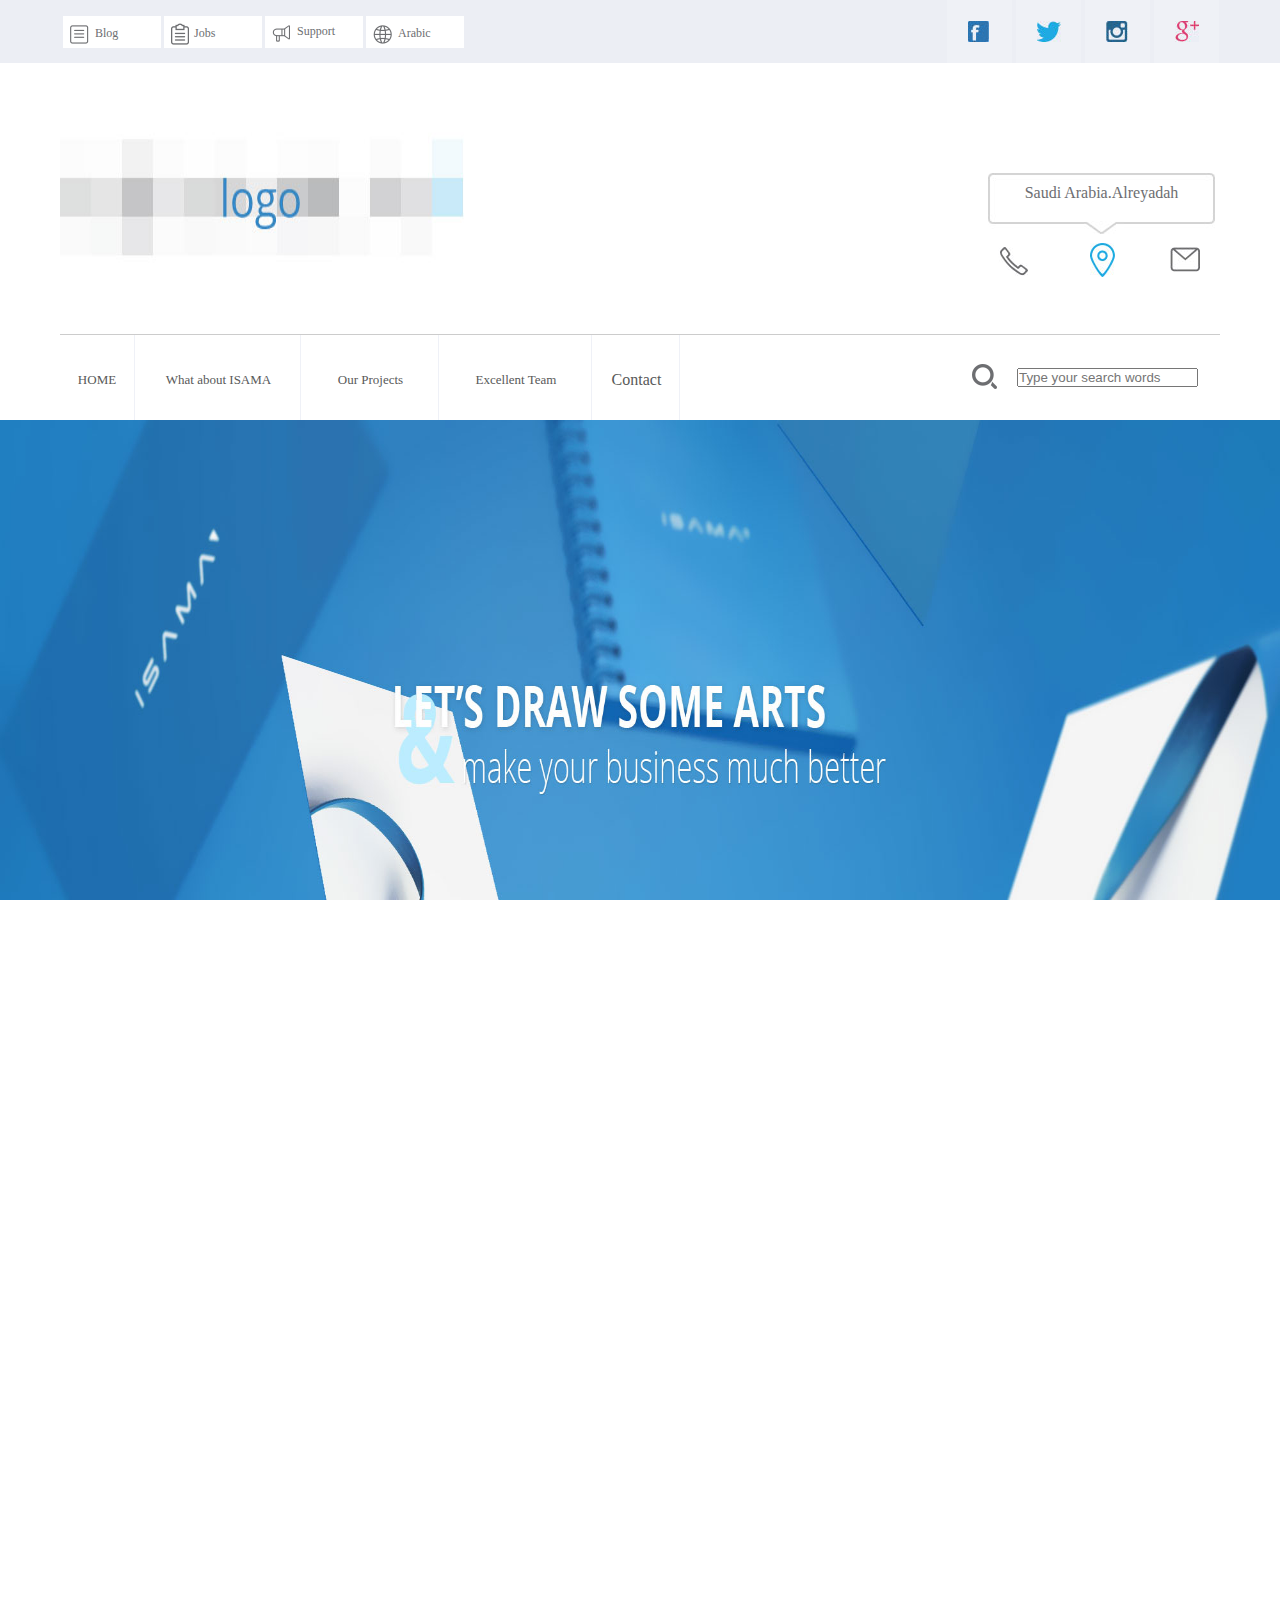
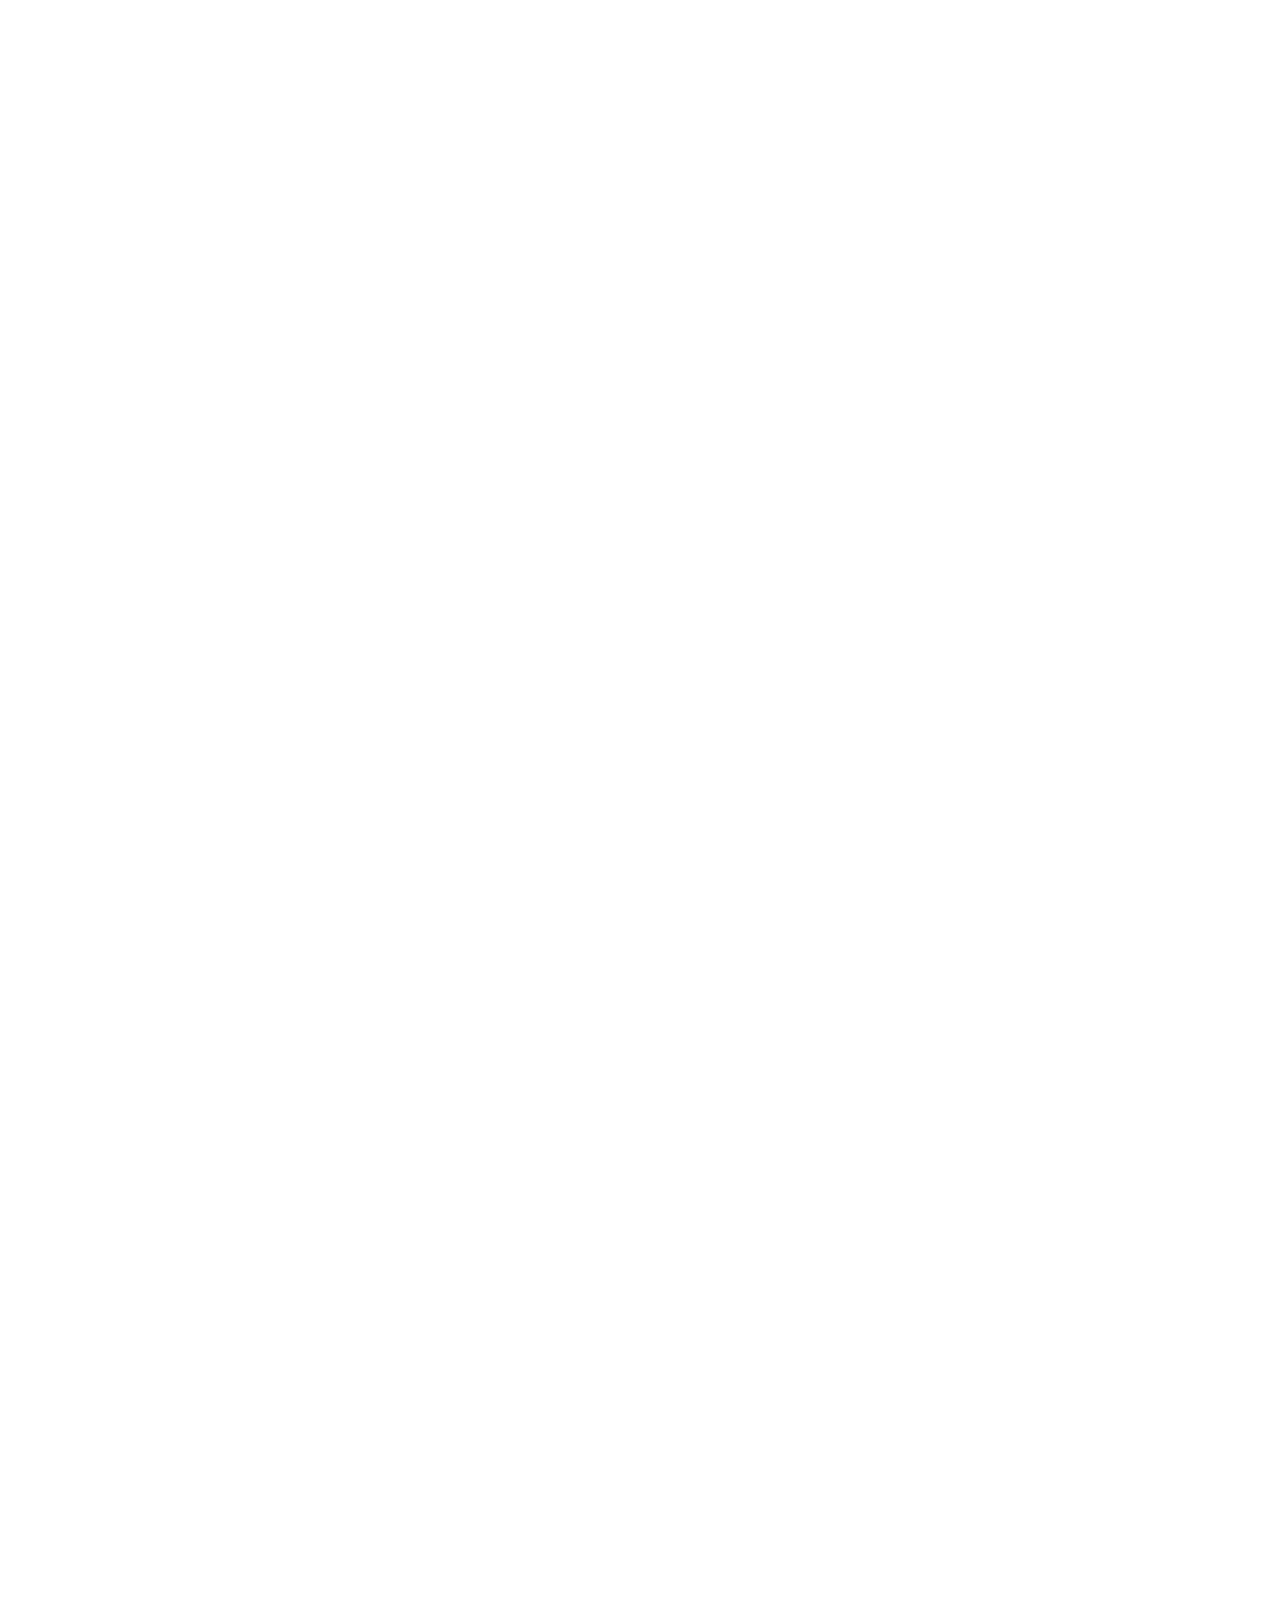
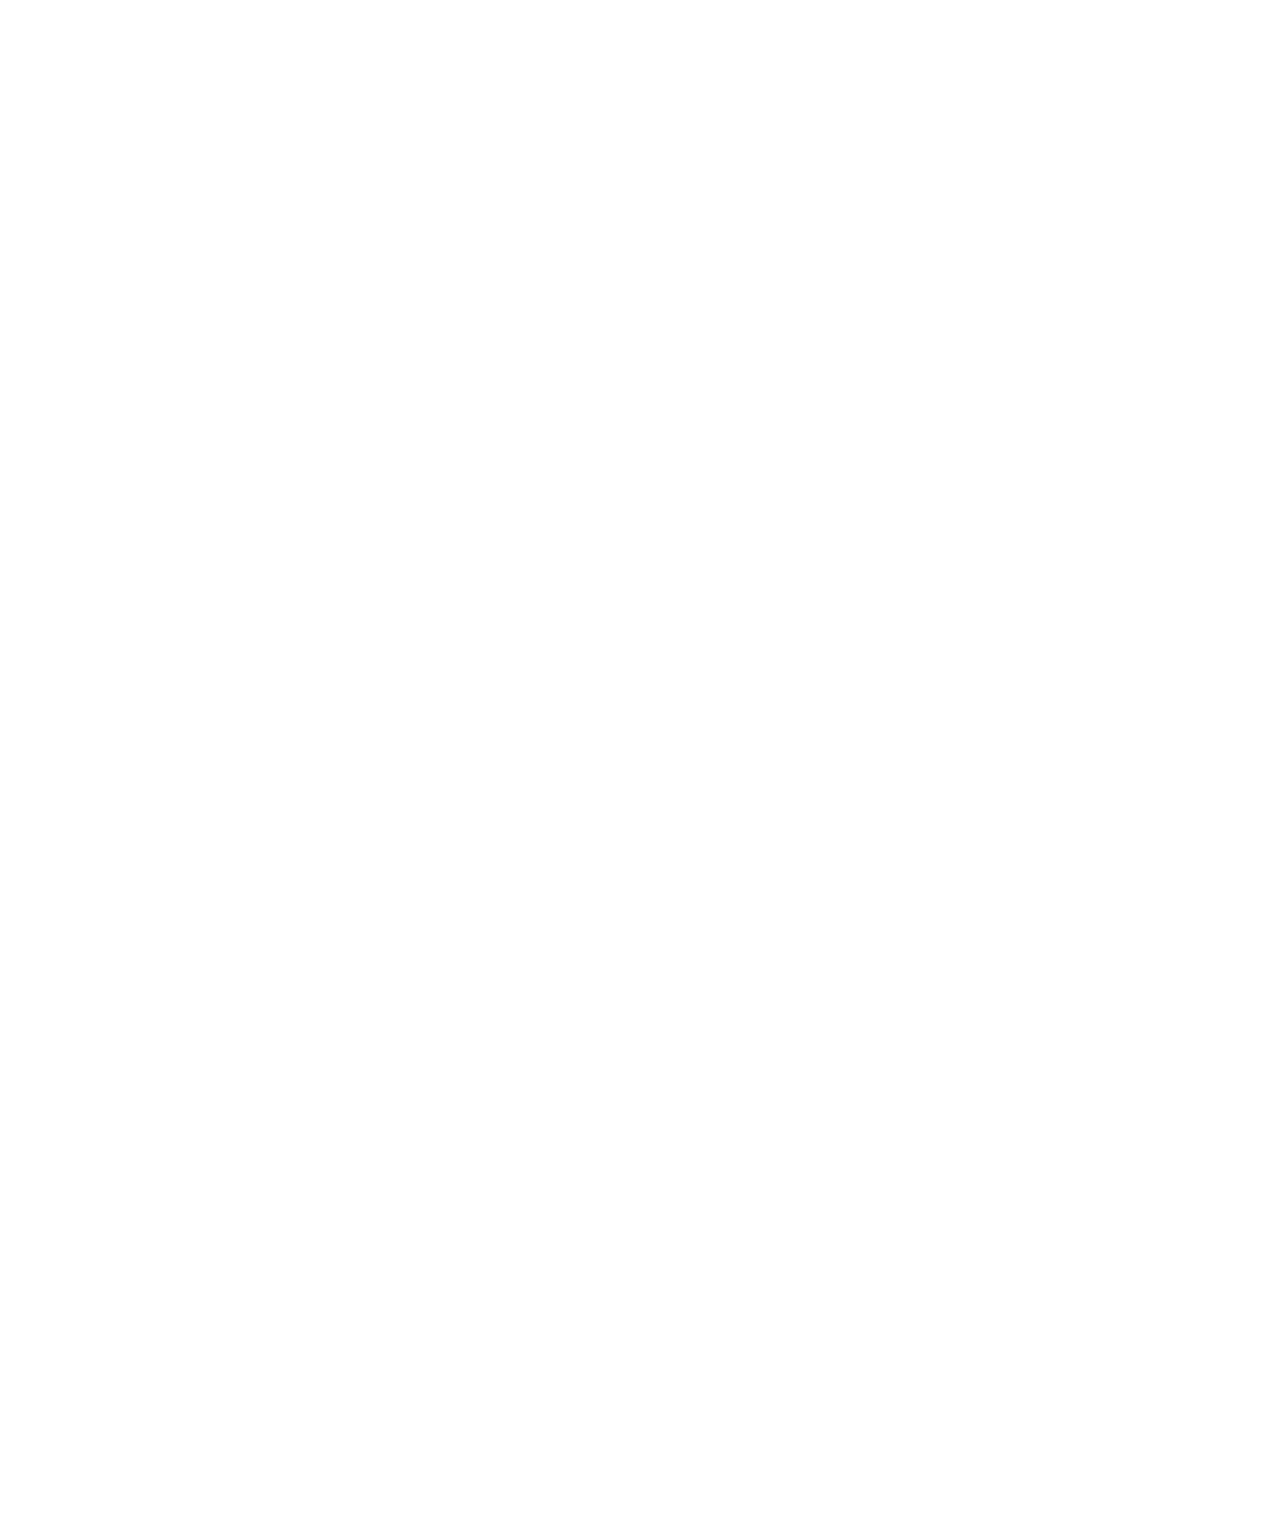
<file: port/index.html>
<!DOCTYPE html>
<html lang="en">
<head>
    <meta charset="UTF-8">
    <title>Document</title>
<link rel="stylesheet" href="css/index.css">

</head>
<body>
    <!-- wrapper -->
    <div class="wrapper">
        <!-- header -->
        <div class="header">
            <div class="header-left">
                <div class="header-left-list">
                    <div class="left-photo"><img src="img/Portal_UI_15.png"><span>Blog</span></span></div>

                </div>
                <div class="header-left-list">
                    <div class="left-photo-first"><img src="img/Portal_UI_12.png"><span>Jobs</span></span></div>

                </div>
                <div class="header-left-list">
                    <div class="left-photo"><img src="img/Portal_UI_23.png"><span>Support</span></span></div>
                </div>
                <div class="header-left-list">
                    <div class="left-photo"><img src="img/Portal_UI_20.png"><span>Arabic</span></span></div>
                </div>
            </div>
            <div class="header-right">
                <div class="header-right-sidebar">
                    <div class="icon-first"><img src="img/Portal_UI_17.jpg"></div>
                </div>
                <div class="header-right-sidebar-first">
                    <div class="icon-two"><img src="img/Portal_UI_19.jpg"></div>
                </div>
                <div class="header-right-sidebar-icon">
                    <div class="icon-three"><img src="img/Portal_UI_21.jpg"> </div>
                </div>
                <div class="header-right-sidebar-icon-last">
                    <div class="icon-four"><img src="img/Portal_UI_23.jpg"></div>
                </div>

            </div>
        </div>
    </div>
<!--logo-->
<div class="logo">
    <div class="logo-center">
        <div class="logo-left"><img src="img/logo_42.jpg"></div>
        <div class="right-email">
            <div class="right-search-photo">Saudi Arabia.Alreyadah</div>
            <div class="right-icon-right">

                <div class="icon-tel"><img src="img/Portal_UI_54.jpg"></div>
                <div class="icon-address"><img src="img/Portal_UI_51.jpg"></div>
                <div class="icon-email"><img src="img/Portal_UI_57.jpg"></div>

            </div>

        </div>
    </div>
</div>
<!--nav-->
<div class="nav">
    <div class="nav-content">
        <div class="nav-content-nav">HOME</div>
        <div class="nav-content-nav-first">What about ISAMA</div>
        <div class="nav-content-nav-first-wenzi">Our Projects</div>
        <div class="nav-nav-wenzi-content">Excellent Team</div>
        <div class="nav-nav-subnav">Contact</div>
<!--right-->
        <div class="right-search">
            <div class="search-input">
                <div class="search"><img src="img/Portal_UI-search-1_16.png"><input type="search"  placeholder="Type your search words" class="inputsearch"></div>
            </div>
        </div>

    </div>


</div>
<!--banner-->
<div class="banner"><img src="img/Portal_UI-banner_10.jpg"></div>
<!--content-->
<div class="content">
    <div class="content-main">
        <!--<!-l-e-ft->-->
        <div class="content-main-left">
             <div class="content-left-photo"><img src="img/Portal_UI-main_12.png"></div>
            <div class="content-left-photo-wenzi">
                <h1>What about ISAMA</h1>
               <div class="wenzi-content">
                   ISAMA is a marketing foundation located in Riyadh built on the talent of creation that leads to a modern concept of professionalism. At ISAMA we believe even if you are good at what you do, you have a great product or you provide an excellent service. We still can present you a little better to the world, creating your full identity, provides you with your marketing plans, design your website, print your publications, design your logo’s and offices. Simply we give your business the perfect image.
               </div>
            </div>

        </div>
        <div class="content-main-right">
            <div class="content-right-photo">
                <img src="img/Portal_UI-main_14.png">
            </div>

            <div class="content-right-photo-wenzi">
                <h1>Why we exist</h1>
                Reaching customer satisfaction through providing them with cutting-edge technologies that give clients access to a wide range of tools, ensuring efficient and results-oriented communication solutions, which grant them a special character that distinguishes them from the others in the business.

            </div>
        </div>
    </div>

</div>
<!--content-content-->
<div  class="main-tiao">
    <div class="main-tiao-photo">
        <img src="img/Portal_UI-tiao_03.png">
    </div>
</div>
<!--zhaiyao-->
<div class="summary">
    <div class="summary-content">
        <div class="sunmmary-photo"><img src="img/Portal_UI-center_07.png"></div>
        <div class="sunmmary-photo-right-wenzi">
<h1>What we do ?</h1>
            <p>Everything you need to do business intelligence right.</p>
        </div>
    </div>

</div>
<!--news-->
<div class="news">
    <div class="news-content">
        <div class="news-news-content">
            <div class="news-news-content-left">
                <div class="news-news-content-left-photo">
                    <div class="news-news-content-left-photo-left">
                        <img src="img/Portal_UI-news_03.png"> </div>
                 <div class="news-news-wenzi"><h1>Web Design & Development</h1>

                 <p>ISAMA Pvt. Ltd. designs and develops creative websites utilizing the latest technologies.</p>

                 </div>
                </div>
            </div>
            <!--right-->
            <div class="news-news-content-right">
                <div class="news-news-content-left-photo">
                    <div class="news-news-content-left-photo-left">
                        <img src="img/Portal_UI-news_05.png"> </div>
                    <div class="news-news-wenzi"><h1>Mobile Applications</h1>

                        <p>Our Developers helps you to Design, Develop & Distribute Mobile Applications - Smarter & Faster.</p>

                    </div>

            </div>
        </div>

    </div>
        <!---->

        <div class="news-news-content">
            <div class="news-news-content-left">
                <div class="news-news-content-left-photo">
                    <div class="news-news-content-left-photo-left">
                        <img src="img/Portal_UI-news_12.png"> </div>
                    <div class="news-news-wenzi"><h1 style="margin-left: 10px">Software Solutions</h1>

                        <p style="margin-left: 10px">with our software for professional services and consulting firms. Grow your revenue and profit margins by assigning the right people to the right projects at the right time.</p>

                    </div>
                </div>
            </div>
            <!--right-->
            <div class="news-news-content-right">
                <div class="news-news-content-left-photo">
                    <div class="news-news-content-left-photo-left">
                        <img src="img/Portal_UI-news_10.png"> </div>
                    <div class="news-news-wenzi"><h1 style="margin-left: 10px">Interior Design</h1>

                        <p style="margin-left: 10px">Our Developers helps you to Design, Develop & Distribute Mobile Applications - Smarter & Faster.</p>

                    </div>

                </div>
            </div>

        </div>
        <!---->
        <div class="news-news-content">
            <div class="news-news-content-left">
                <div class="news-news-content-left-photo">
                    <div class="news-news-content-left-photo-left">
                        <img src="img/Portal_UI-news_20.png"> </div>
                    <div class="news-news-wenzi"><h1 style="margin-left: 10px">Branding</h1>

                        <p style="margin-left: 10px">We have our forte in advertising and Brand establishment. We create identities for the clients product and services in the target market.</p>

                    </div>
                </div>
            </div>
            <!--right-->
            <div class="news-news-content-right">
                <div class="news-news-content-left-photo">
                    <div class="news-news-content-left-photo-left">
                        <img src="img/Portal_UI-news_05.png"> </div>
                    <div class="news-news-wenzi"><h1 style="margin-left: 10px">SEO & Web Marketing Services</h1>

                        <p style="margin-left: 10px">We offer a variety of design services ranging from Full Service Interior Design and Styling to our Design Concierge service, all of which are executed with beautiful, custom-tailored results.</p>

                    </div>

                </div>
            </div>

        </div>
</div>
    <!--background-->
    <div class="list">
<div class="list-content">
    <div class="photo-center"><img src="img/Portal_UI-list_06.png"></div>
    <h1 style="color: #6D6E71;">Our Projects</h1>
    <p>Some of our awesome work Proud of doing
        great works for our clients</p>
</div>
        <!--tab-->
        <div class="tab">
            <div class="tab-content">
                <div class="all">All</div>
                <div class="all">Mobile Apps</div>
                <div class="all" style="background-color: #FFFFFF">Identities</div>
                <div class="all">Interior Design</div>
                <div class="all">UI/UX</div>

            </div>
            <!--submenu-->
            <div class="submenu">
                <div class="submenu-content">
                    <div class="submenu-content-photo">
                <img src="img/Portal_UI-submenu_03.png">
                    </div>

                </div>
                <!---->
                <div class="submenu-content">
                    <div class="submenu-content-photo">
                        <img src="img/Portal_UI-submenu_05.png">
                    </div>

                </div>
                <div class="submenu-content">
                    <div class="submenu-content-photo">
                        <img src="img/Portal_UI-submenu_07.png">
                    </div>

                </div>
                <div class="submenu-content">
                    <div class="submenu-content-photo">
                        <img src="img/Portal_UI-submenu_09.png">
                    </div>

                </div>

            </div>
            <!---->

            <div class="submenu-first">
                <div class="submenu-content-first">
                    <div class="submenu-content-photo">
                        <img src="img/Portal_UI-submenu_15.png">
                    </div>

                </div>
                <!---->
                <div class="submenu-content">
                    <div class="submenu-content-photo">
                        <img src="img/Portal_UI-submenu_16.png">
                    </div>

                </div>
                <div class="submenu-content">
                    <div class="submenu-content-photo">
                        <img src="img/Portal_UI-submenu_17.png">
                    </div>

                </div>
                <div class="submenu-content">
                    <div class="submenu-content-photo">
                        <img src="img/Portal_UI-submenu_18.png">
                    </div>

                </div>

            </div>

        </div>


        </div>
<!---->
    </div>

<div class="show">
    <div class="show-content">
        <div class="title">
            <div class="title-photo">
                <div class="title-photo-man"><img src="img/Portal_UI-man_07.png"></div>
                <h1 style="font-size: 44px;color: #6D6E71; margin-left: 10px">Meet Our Team</h1>
                <p>We have highly qualified staff with distinguished significant
                    experiences in their field who work under pressure.</p>
            </div>

        </div>

        <!--renwu-->
        <div class="renwu">

            <div class="renwu-list">
                <div class="renwu-photo">
                    <img src="img/Portal_UI-renwu-list_11.png">
                </div>
                <div class="renwu-title">
                    <p>Tamer</p>
                    <a style="font-size: 17px;color: #737477;text-align: center;margin-left: 48px">Senior Software Engineer</a>

                </div>
                <!---->
                <div class="renwu-photo-ft"><img src="img/Portal_UI-ftlogo_22.png"></div>




            </div>
            <div class="renwu-list">
                <div class="renwu-photo">
                    <img src="img/Portal_UI-renwu2_03.png">
                </div>
                <div class="renwu-title">
                    <p>Hazem</p>
                    <a style="font-size: 17px;color: #737477;text-align: center;margin-left: 81px">PHP Developer</a>

                </div>
                <!---->
                <div class="renwu-photo-ft"><img src="img/Portal_UI-ftlogo_22.png"></div>




            </div>
            <div class="renwu-list">
                <div class="renwu-photo">
                    <img src="img/Portal_UI-renwu-list_15.png">
                </div>
                <div class="renwu-title">
                    <p>Mohammed</p>
                    <a style="font-size: 17px;color: #737477;text-align: center;margin-left: 81px">PHP Developer</a>

                </div>
                <!---->
                <div class="renwu-photo-ft"><img src="img/Portal_UI-ftlogo_22.png"></div>


            </div>
            <div class="renwu-list">
                <div class="renwu-photo">
                    <img src="img/Portal_UI-renwu-list_17.png">
                </div>
                <div class="renwu-title">
                    <p>Ahmed</p>
                    <a style="font-size: 17px;color: #737477;text-align: center;margin-left: 81px">UI/UX Designer</a>

                </div>
                <!---->
                <div class="renwu-photo-ft"><img src="img/Portal_UI-ftlogo_22.png"></div>




            </div>
<!---->

        </div>

    </div>

</div>




<div class="map"><img src="img/map_06.png" alt=""></div>
<div class="footer">
<div class="footer-content">
    <div class="footer-left">
        <div class="footer-left-first">
            <div class="center-photo"><img src="img/Portal_UI-footer_15.png"></div>
        </div>
        <div class="footer-left-first">
            <div class="center-photo"><img src="img/Portal_UI-footer_08.png"></div>
        </div>
        <div class="footer-left-first">
            <div class="center-photo"><img src="img/Portal_UI-footer_10.png"></div>
        </div>
        <div class="footer-left-first">
            <div class="center-photo"><img src="img/Portal_UI-footer_12.png"></div>
        </div>

    </div>
<!--footer-right-->
    <div class="footer-right"><input type="text" placeholder="Enter your email for out newsletter" style="width:593px ;height: 66px;background-color:#3C3E3F ;border-radius: 10px;text-align:left">
    </div>
    <div class="left-wenzi">© Copyright 2014 - ISAMA for information technology</div>
    <div class="right-wenzi">Blog      Job      Terms of Service      Privacy      Policy</div>

</div>
</div>



</body>
</html>
</file>
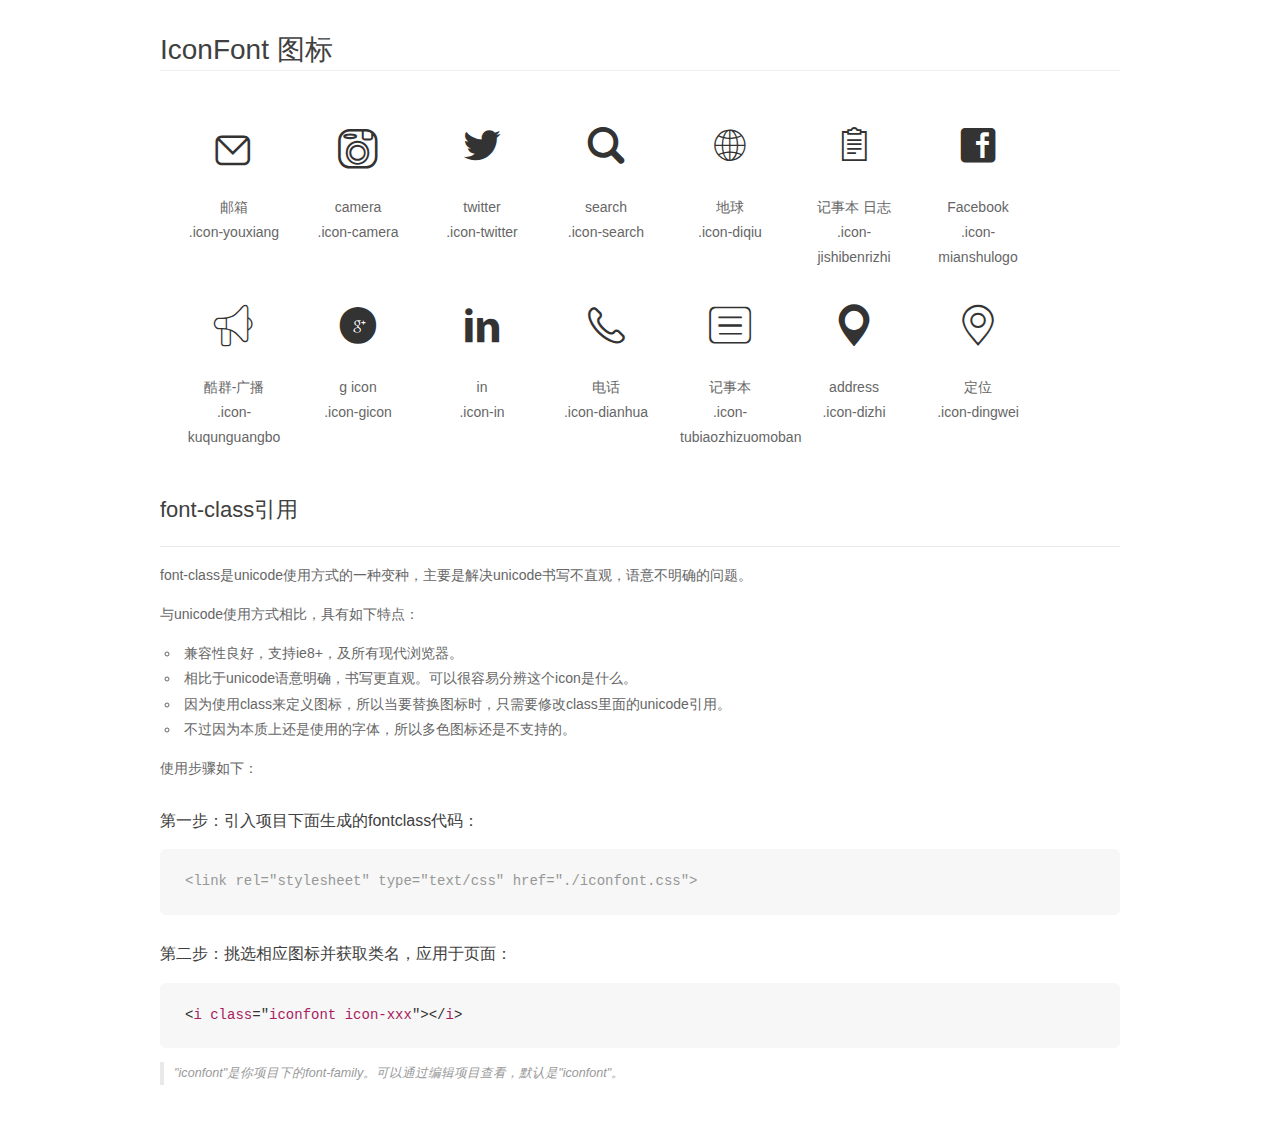
<file: port/font_ptai3qzxj3l92j4i/demo_fontclass.html>
<!DOCTYPE html>
<html>
<head>
    <meta charset="utf-8"/>
    <title>IconFont</title>
    <link rel="stylesheet" href="demo.css">
    <link rel="stylesheet" href="iconfont.css">
</head>
<body>
    <div class="main markdown">
        <h1>IconFont 图标</h1>
        <ul class="icon_lists clear">
            
                <li>
                <i class="icon iconfont icon-youxiang"></i>
                    <div class="name">邮箱</div>
                    <div class="fontclass">.icon-youxiang</div>
                </li>
            
                <li>
                <i class="icon iconfont icon-camera"></i>
                    <div class="name">camera</div>
                    <div class="fontclass">.icon-camera</div>
                </li>
            
                <li>
                <i class="icon iconfont icon-twitter"></i>
                    <div class="name">twitter</div>
                    <div class="fontclass">.icon-twitter</div>
                </li>
            
                <li>
                <i class="icon iconfont icon-search"></i>
                    <div class="name">search</div>
                    <div class="fontclass">.icon-search</div>
                </li>
            
                <li>
                <i class="icon iconfont icon-diqiu"></i>
                    <div class="name">地球</div>
                    <div class="fontclass">.icon-diqiu</div>
                </li>
            
                <li>
                <i class="icon iconfont icon-jishibenrizhi"></i>
                    <div class="name">记事本 日志</div>
                    <div class="fontclass">.icon-jishibenrizhi</div>
                </li>
            
                <li>
                <i class="icon iconfont icon-mianshulogo"></i>
                    <div class="name">Facebook</div>
                    <div class="fontclass">.icon-mianshulogo</div>
                </li>
            
                <li>
                <i class="icon iconfont icon-kuqunguangbo"></i>
                    <div class="name">酷群-广播</div>
                    <div class="fontclass">.icon-kuqunguangbo</div>
                </li>
            
                <li>
                <i class="icon iconfont icon-gicon"></i>
                    <div class="name">g  icon</div>
                    <div class="fontclass">.icon-gicon</div>
                </li>
            
                <li>
                <i class="icon iconfont icon-in"></i>
                    <div class="name">in</div>
                    <div class="fontclass">.icon-in</div>
                </li>
            
                <li>
                <i class="icon iconfont icon-dianhua"></i>
                    <div class="name">电话</div>
                    <div class="fontclass">.icon-dianhua</div>
                </li>
            
                <li>
                <i class="icon iconfont icon-tubiaozhizuomoban"></i>
                    <div class="name">记事本</div>
                    <div class="fontclass">.icon-tubiaozhizuomoban</div>
                </li>
            
                <li>
                <i class="icon iconfont icon-dizhi"></i>
                    <div class="name">address</div>
                    <div class="fontclass">.icon-dizhi</div>
                </li>
            
                <li>
                <i class="icon iconfont icon-dingwei"></i>
                    <div class="name">定位</div>
                    <div class="fontclass">.icon-dingwei</div>
                </li>
            
        </ul>

        <h2 id="font-class-">font-class引用</h2>
        <hr>

        <p>font-class是unicode使用方式的一种变种，主要是解决unicode书写不直观，语意不明确的问题。</p>
        <p>与unicode使用方式相比，具有如下特点：</p>
        <ul>
        <li>兼容性良好，支持ie8+，及所有现代浏览器。</li>
        <li>相比于unicode语意明确，书写更直观。可以很容易分辨这个icon是什么。</li>
        <li>因为使用class来定义图标，所以当要替换图标时，只需要修改class里面的unicode引用。</li>
        <li>不过因为本质上还是使用的字体，所以多色图标还是不支持的。</li>
        </ul>
        <p>使用步骤如下：</p>
        <h3 id="-fontclass-">第一步：引入项目下面生成的fontclass代码：</h3>


        <pre><code class="lang-js hljs javascript"><span class="hljs-comment">&lt;link rel="stylesheet" type="text/css" href="./iconfont.css"&gt;</span></code></pre>
        <h3 id="-">第二步：挑选相应图标并获取类名，应用于页面：</h3>
        <pre><code class="lang-css hljs">&lt;<span class="hljs-selector-tag">i</span> <span class="hljs-selector-tag">class</span>="<span class="hljs-selector-tag">iconfont</span> <span class="hljs-selector-tag">icon-xxx</span>"&gt;&lt;/<span class="hljs-selector-tag">i</span>&gt;</code></pre>
        <blockquote>
        <p>"iconfont"是你项目下的font-family。可以通过编辑项目查看，默认是"iconfont"。</p>
        </blockquote>
    </div>
</body>
</html>
</file>
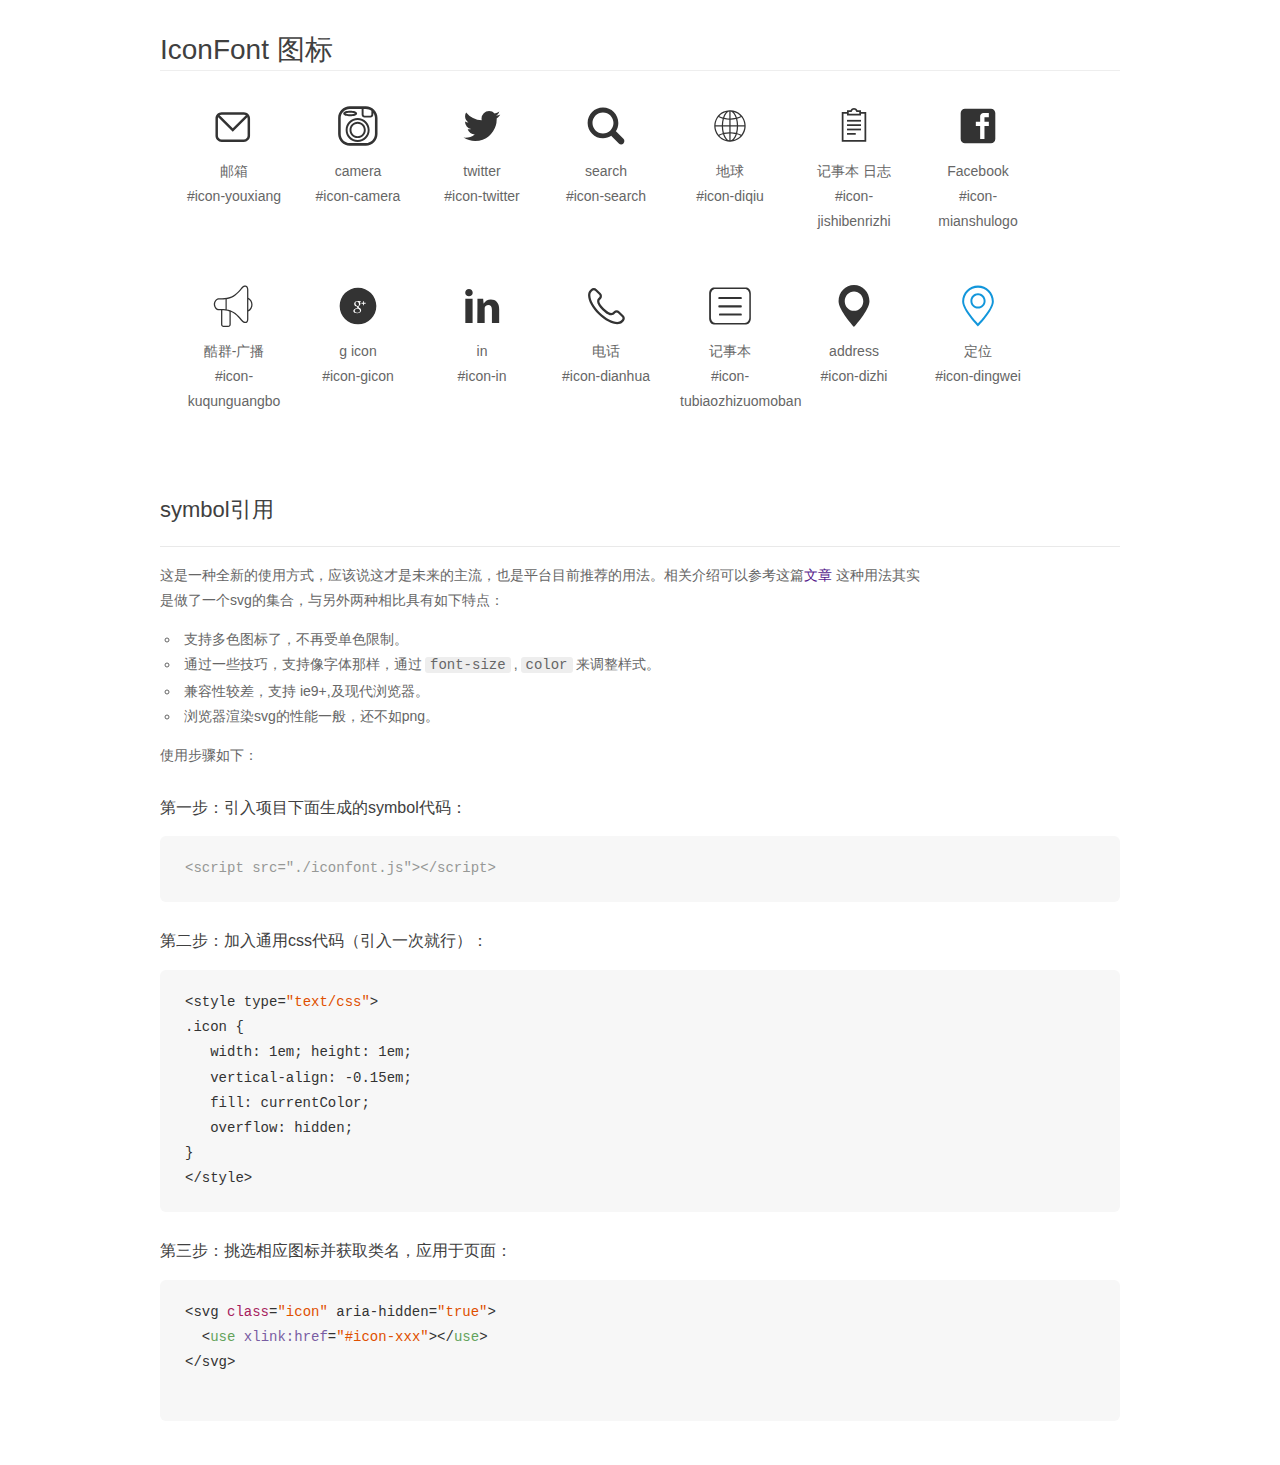
<file: port/font_ptai3qzxj3l92j4i/demo_symbol.html>
<!DOCTYPE html>
<html>
<head>
    <meta charset="utf-8"/>
    <title>IconFont</title>
    <link rel="stylesheet" href="demo.css">
    <script src="iconfont.js"></script>

    <style type="text/css">
        .icon {
          /* 通过设置 font-size 来改变图标大小 */
          width: 1em; height: 1em;
          /* 图标和文字相邻时，垂直对齐 */
          vertical-align: -0.15em;
          /* 通过设置 color 来改变 SVG 的颜色/fill */
          fill: currentColor;
          /* path 和 stroke 溢出 viewBox 部分在 IE 下会显示
             normalize.css 中也包含这行 */
          overflow: hidden;
        }

    </style>
</head>
<body>
    <div class="main markdown">
        <h1>IconFont 图标</h1>
        <ul class="icon_lists clear">
            
                <li>
                    <svg class="icon" aria-hidden="true">
                        <use xlink:href="#icon-youxiang"></use>
                    </svg>
                    <div class="name">邮箱</div>
                    <div class="fontclass">#icon-youxiang</div>
                </li>
            
                <li>
                    <svg class="icon" aria-hidden="true">
                        <use xlink:href="#icon-camera"></use>
                    </svg>
                    <div class="name">camera</div>
                    <div class="fontclass">#icon-camera</div>
                </li>
            
                <li>
                    <svg class="icon" aria-hidden="true">
                        <use xlink:href="#icon-twitter"></use>
                    </svg>
                    <div class="name">twitter</div>
                    <div class="fontclass">#icon-twitter</div>
                </li>
            
                <li>
                    <svg class="icon" aria-hidden="true">
                        <use xlink:href="#icon-search"></use>
                    </svg>
                    <div class="name">search</div>
                    <div class="fontclass">#icon-search</div>
                </li>
            
                <li>
                    <svg class="icon" aria-hidden="true">
                        <use xlink:href="#icon-diqiu"></use>
                    </svg>
                    <div class="name">地球</div>
                    <div class="fontclass">#icon-diqiu</div>
                </li>
            
                <li>
                    <svg class="icon" aria-hidden="true">
                        <use xlink:href="#icon-jishibenrizhi"></use>
                    </svg>
                    <div class="name">记事本 日志</div>
                    <div class="fontclass">#icon-jishibenrizhi</div>
                </li>
            
                <li>
                    <svg class="icon" aria-hidden="true">
                        <use xlink:href="#icon-mianshulogo"></use>
                    </svg>
                    <div class="name">Facebook</div>
                    <div class="fontclass">#icon-mianshulogo</div>
                </li>
            
                <li>
                    <svg class="icon" aria-hidden="true">
                        <use xlink:href="#icon-kuqunguangbo"></use>
                    </svg>
                    <div class="name">酷群-广播</div>
                    <div class="fontclass">#icon-kuqunguangbo</div>
                </li>
            
                <li>
                    <svg class="icon" aria-hidden="true">
                        <use xlink:href="#icon-gicon"></use>
                    </svg>
                    <div class="name">g  icon</div>
                    <div class="fontclass">#icon-gicon</div>
                </li>
            
                <li>
                    <svg class="icon" aria-hidden="true">
                        <use xlink:href="#icon-in"></use>
                    </svg>
                    <div class="name">in</div>
                    <div class="fontclass">#icon-in</div>
                </li>
            
                <li>
                    <svg class="icon" aria-hidden="true">
                        <use xlink:href="#icon-dianhua"></use>
                    </svg>
                    <div class="name">电话</div>
                    <div class="fontclass">#icon-dianhua</div>
                </li>
            
                <li>
                    <svg class="icon" aria-hidden="true">
                        <use xlink:href="#icon-tubiaozhizuomoban"></use>
                    </svg>
                    <div class="name">记事本</div>
                    <div class="fontclass">#icon-tubiaozhizuomoban</div>
                </li>
            
                <li>
                    <svg class="icon" aria-hidden="true">
                        <use xlink:href="#icon-dizhi"></use>
                    </svg>
                    <div class="name">address</div>
                    <div class="fontclass">#icon-dizhi</div>
                </li>
            
                <li>
                    <svg class="icon" aria-hidden="true">
                        <use xlink:href="#icon-dingwei"></use>
                    </svg>
                    <div class="name">定位</div>
                    <div class="fontclass">#icon-dingwei</div>
                </li>
            
        </ul>


        <h2 id="symbol-">symbol引用</h2>
        <hr>

        <p>这是一种全新的使用方式，应该说这才是未来的主流，也是平台目前推荐的用法。相关介绍可以参考这篇<a href="">文章</a>
        这种用法其实是做了一个svg的集合，与另外两种相比具有如下特点：</p>
        <ul>
          <li>支持多色图标了，不再受单色限制。</li>
          <li>通过一些技巧，支持像字体那样，通过<code>font-size</code>,<code>color</code>来调整样式。</li>
          <li>兼容性较差，支持 ie9+,及现代浏览器。</li>
          <li>浏览器渲染svg的性能一般，还不如png。</li>
        </ul>
        <p>使用步骤如下：</p>
        <h3 id="-symbol-">第一步：引入项目下面生成的symbol代码：</h3>
        <pre><code class="lang-js hljs javascript"><span class="hljs-comment">&lt;script src="./iconfont.js"&gt;&lt;/script&gt;</span></code></pre>
        <h3 id="-css-">第二步：加入通用css代码（引入一次就行）：</h3>
        <pre><code class="lang-js hljs javascript">&lt;style type=<span class="hljs-string">"text/css"</span>&gt;
.icon {
   width: <span class="hljs-number">1</span>em; height: <span class="hljs-number">1</span>em;
   vertical-align: <span class="hljs-number">-0.15</span>em;
   fill: currentColor;
   overflow: hidden;
}
&lt;<span class="hljs-regexp">/style&gt;</span></code></pre>
        <h3 id="-">第三步：挑选相应图标并获取类名，应用于页面：</h3>
        <pre><code class="lang-js hljs javascript">&lt;svg <span class="hljs-class"><span class="hljs-keyword">class</span></span>=<span class="hljs-string">"icon"</span> aria-hidden=<span class="hljs-string">"true"</span>&gt;<span class="xml"><span class="hljs-tag">
  &lt;<span class="hljs-name">use</span> <span class="hljs-attr">xlink:href</span>=<span class="hljs-string">"#icon-xxx"</span>&gt;</span><span class="hljs-tag">&lt;/<span class="hljs-name">use</span>&gt;</span>
</span>&lt;<span class="hljs-regexp">/svg&gt;
        </span></code></pre>
    </div>
</body>
</html>
</file>
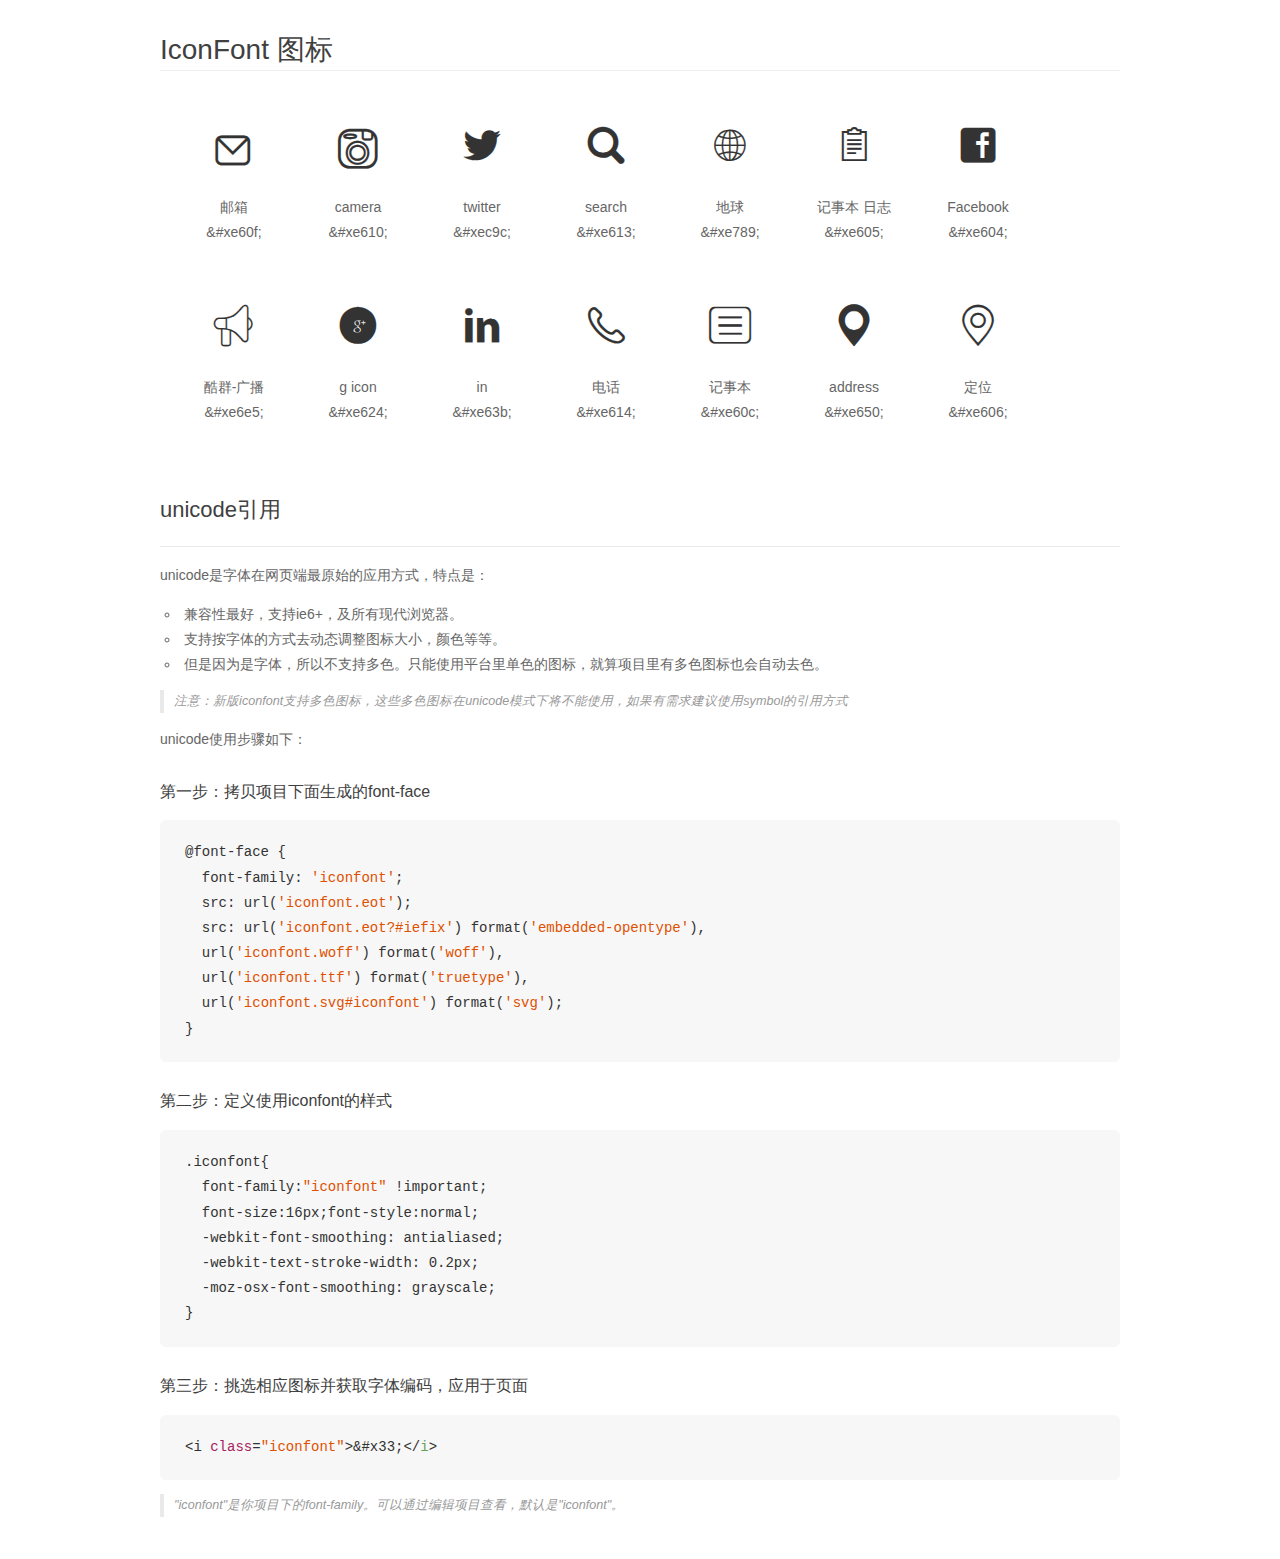
<file: port/font_ptai3qzxj3l92j4i/demo_unicode.html>
<!DOCTYPE html>
<html>
<head>
    <meta charset="utf-8"/>
    <title>IconFont</title>
    <link rel="stylesheet" href="demo.css">

    <style type="text/css">

        @font-face {font-family: "iconfont";
          src: url('iconfont.eot'); /* IE9*/
          src: url('iconfont.eot#iefix') format('embedded-opentype'), /* IE6-IE8 */
          url('iconfont.woff') format('woff'), /* chrome, firefox */
          url('iconfont.ttf') format('truetype'), /* chrome, firefox, opera, Safari, Android, iOS 4.2+*/
          url('iconfont.svg#iconfont') format('svg'); /* iOS 4.1- */
        }

        .iconfont {
          font-family:"iconfont" !important;
          font-size:16px;
          font-style:normal;
          -webkit-font-smoothing: antialiased;
          -webkit-text-stroke-width: 0.2px;
          -moz-osx-font-smoothing: grayscale;
        }

    </style>
</head>
<body>
    <div class="main markdown">
        <h1>IconFont 图标</h1>
        <ul class="icon_lists clear">
            
                <li>
                <i class="icon iconfont">&#xe60f;</i>
                    <div class="name">邮箱</div>
                    <div class="code">&amp;#xe60f;</div>
                </li>
            
                <li>
                <i class="icon iconfont">&#xe610;</i>
                    <div class="name">camera</div>
                    <div class="code">&amp;#xe610;</div>
                </li>
            
                <li>
                <i class="icon iconfont">&#xec9c;</i>
                    <div class="name">twitter</div>
                    <div class="code">&amp;#xec9c;</div>
                </li>
            
                <li>
                <i class="icon iconfont">&#xe613;</i>
                    <div class="name">search</div>
                    <div class="code">&amp;#xe613;</div>
                </li>
            
                <li>
                <i class="icon iconfont">&#xe789;</i>
                    <div class="name">地球</div>
                    <div class="code">&amp;#xe789;</div>
                </li>
            
                <li>
                <i class="icon iconfont">&#xe605;</i>
                    <div class="name">记事本 日志</div>
                    <div class="code">&amp;#xe605;</div>
                </li>
            
                <li>
                <i class="icon iconfont">&#xe604;</i>
                    <div class="name">Facebook</div>
                    <div class="code">&amp;#xe604;</div>
                </li>
            
                <li>
                <i class="icon iconfont">&#xe6e5;</i>
                    <div class="name">酷群-广播</div>
                    <div class="code">&amp;#xe6e5;</div>
                </li>
            
                <li>
                <i class="icon iconfont">&#xe624;</i>
                    <div class="name">g  icon</div>
                    <div class="code">&amp;#xe624;</div>
                </li>
            
                <li>
                <i class="icon iconfont">&#xe63b;</i>
                    <div class="name">in</div>
                    <div class="code">&amp;#xe63b;</div>
                </li>
            
                <li>
                <i class="icon iconfont">&#xe614;</i>
                    <div class="name">电话</div>
                    <div class="code">&amp;#xe614;</div>
                </li>
            
                <li>
                <i class="icon iconfont">&#xe60c;</i>
                    <div class="name">记事本</div>
                    <div class="code">&amp;#xe60c;</div>
                </li>
            
                <li>
                <i class="icon iconfont">&#xe650;</i>
                    <div class="name">address</div>
                    <div class="code">&amp;#xe650;</div>
                </li>
            
                <li>
                <i class="icon iconfont">&#xe606;</i>
                    <div class="name">定位</div>
                    <div class="code">&amp;#xe606;</div>
                </li>
            
        </ul>
        <h2 id="unicode-">unicode引用</h2>
        <hr>

        <p>unicode是字体在网页端最原始的应用方式，特点是：</p>
        <ul>
        <li>兼容性最好，支持ie6+，及所有现代浏览器。</li>
        <li>支持按字体的方式去动态调整图标大小，颜色等等。</li>
        <li>但是因为是字体，所以不支持多色。只能使用平台里单色的图标，就算项目里有多色图标也会自动去色。</li>
        </ul>
        <blockquote>
        <p>注意：新版iconfont支持多色图标，这些多色图标在unicode模式下将不能使用，如果有需求建议使用symbol的引用方式</p>
        </blockquote>
        <p>unicode使用步骤如下：</p>
        <h3 id="-font-face">第一步：拷贝项目下面生成的font-face</h3>
        <pre><code class="lang-js hljs javascript">@font-face {
  font-family: <span class="hljs-string">'iconfont'</span>;
  src: url(<span class="hljs-string">'iconfont.eot'</span>);
  src: url(<span class="hljs-string">'iconfont.eot?#iefix'</span>) format(<span class="hljs-string">'embedded-opentype'</span>),
  url(<span class="hljs-string">'iconfont.woff'</span>) format(<span class="hljs-string">'woff'</span>),
  url(<span class="hljs-string">'iconfont.ttf'</span>) format(<span class="hljs-string">'truetype'</span>),
  url(<span class="hljs-string">'iconfont.svg#iconfont'</span>) format(<span class="hljs-string">'svg'</span>);
}
</code></pre>
        <h3 id="-iconfont-">第二步：定义使用iconfont的样式</h3>
        <pre><code class="lang-js hljs javascript">.iconfont{
  font-family:<span class="hljs-string">"iconfont"</span> !important;
  font-size:<span class="hljs-number">16</span>px;font-style:normal;
  -webkit-font-smoothing: antialiased;
  -webkit-text-stroke-width: <span class="hljs-number">0.2</span>px;
  -moz-osx-font-smoothing: grayscale;
}
</code></pre>
        <h3 id="-">第三步：挑选相应图标并获取字体编码，应用于页面</h3>
        <pre><code class="lang-js hljs javascript">&lt;i <span class="hljs-class"><span class="hljs-keyword">class</span></span>=<span class="hljs-string">"iconfont"</span>&gt;&amp;#x33;<span class="xml"><span class="hljs-tag">&lt;/<span class="hljs-name">i</span>&gt;</span></span></code></pre>

        <blockquote>
        <p>"iconfont"是你项目下的font-family。可以通过编辑项目查看，默认是"iconfont"。</p>
        </blockquote>
    </div>


</body>
</html>
</file>
<file: port/css/index.css>
*{margin: 0;padding: 0;}
body,html{width: 100%;height: 100%;overflow-x: hidden}
/* wrapper */
.wrapper{width: 100%;height:63px;background-color:#ECEEF4;margin: 0 auto}
/* header */
.header{width:1160px ;height:63px;margin: 0 auto}
.header-left{width:410px;height: 63px;float: left}
.header-left-list{width:98px ;height:32px;background-color:#FFFFFF;float: left;margin-top: 16px;margin-left:3px
;}
.left-photo{width: 19px;height: 19px;background-color: #FFFFFF;float: left;margin-top: 9px;margin-left: 7px}
.left-photo span {font-size:12px;color:#6D6E71;display: block;margin-left: 25px;
    margin-top: -22px;}


.left-photo-first{width: 19px;height:22px;background-color:#FFFFFF;
    float: left;margin-top: 7px;margin-left: 7px}
.left-photo-first span{
    font-size:12px;color:#6D6E71;display: block;
    margin-top: -23px;
    margin-left: 23px;
}

.header-right{width:273px;height:63px ;float:right}
.header-right-sidebar{width: 65px;height: 63px;background-color:#EFF1F6 ;
    float: left;}

.icon-first{
    width: 21px;
    height: 21px;
    background-color: indianred;
    float:left;
    margin-left:21px ;
    margin-top:21px ;}

.header-right-sidebar-first{
    width: 65px;height: 63px;background-color:#EFF1F6 ;
    float: left;
    margin-left: 4px;
}
.icon-two{
    width: 21px;
    height: 21px;
    background-color: indianred;
    float:left;
    margin-left:21px ;
    margin-top:21px ;

}


.header-right-sidebar-icon{
    width: 65px;height: 63px;background-color:#EFF1F6 ;
    float: left;
    margin-left: 4px;
}
.icon-three{
    width: 21px;
    height: 21px;
    background-color: indianred;
    float:left;
    margin-left:21px ;
    margin-top:21px ;

}


.header-right-sidebar-icon-last{
    width: 65px;height: 63px;background-color:#EFF1F6 ;
    float: left;
    margin-left: 4px;
}
.icon-four{
    width: 21px;
    height: 21px;
    background-color: indianred;
    float:left;
    margin-left:21px ;
    margin-top:21px ;

}


.logo{width:100% ;
    height:271px;
background-color:#FFFFFF;
    margin: 0 auto
}
.logo-center{width:1160px;
    height:271px;
    background-color:#FFFFFF;
    margin: 0 auto
}
.logo-left{width:404px ;
    height:271px;
background-color:#5D5E5E;
    float: left;}
.logo-left img{
    width:404px ;
    height:271px;
}
.right-email{
    width:237px ;
    height:161px;
    background-color:#FFFFFF ;
    float: right;
    margin-top: 110px;
}
.right-search-photo{
    width:237px ;
    height:61px;
    background-color:#D4D4D5;
    float:right;
    margin: 0 auto;

}
.right-search-photo{
    width:227px ;
    height:61px;
    margin: 0 auto;
    float: left;
    margin-left:5px;
    background: url("../img/Portal_UI-search_47.jpg")no-repeat;
   font-size:16px ;
    color:#6D6E71;
    line-height:40px ;
    text-align: center;


}

.right-icon-right{
    width:227px ;
    height:40px;
    background-color:#FFFFFF ;
    float: left;
    margin-left: 5px;
    margin-top: 3px;

}

.icon-tel{
    width:70px ;
    height: 30px;
    background-color:#FFFFFF;
    float: left;
    margin-top:10px;
    margin-left: 10px;

}
.icon-address{
    width:70px ;
    height: 34px;
    background-color:#FFFFFF;
    float: left;
    margin-top:6px;
    margin-left: 22px;
}
.icon-email{
    width:30px ;
    height: 25px;
    background-color:#FFFFFF;
    float: left;
    margin-top:10px;
    margin-left: 10px;
}
/*nav*/
.nav{width: 100%;
    height: 86px;
    background-color: #FFFFFF;
    margin: 0 auto
}
.nav-content{
    width:1160px ;
    height:85px;
    background-color:#FFFFFF;
    margin: 0 auto;
    border-top: 1px solid #cccccc ;
}
.nav-content-nav{width:74px ;
    height:85px;
background-color:#FFFFFF ;
    float: left;
    font-size: 13px;
    color:#585959;
    line-height: 90px;
    border-right: 1px solid #EFF1F7;

text-align: center}
.nav-content-nav-first{
    width: 163px;
    height:85px;
    background-color: #FFFFFF;
    float: left;
    font-size:13px ;
    color: #585959;
    text-align: center;
    line-height: 90px;
    margin-left: 2px;
    border-right: 1px solid #EFF1F7;

}
.nav-content-nav-first-wenzi{
    width:135px ;
    height:85px;
    background-color:#FFFFFF ;
    float: left;
    margin-left:2px ;
    font-size:13px ;
    color: #585959;
    line-height: 90px;
    text-align: center;
    border-right: 1px solid #EFF1F7;

}
.nav-nav-wenzi-content{
    width:150px ;
    height:85px;
    background-color:#FFFFFF ;
    text-align: center;
    color: #585959;
    font-size:13px;
    float: left;
    line-height: 90px;
    margin-left: 2px;
    border-right: 1px solid #EFF1F7;

}
.nav-nav-subnav{
    width:85px ;
    height:85px;
    background-color:#FFFFFF ;
    float: left;
    line-height: 90px;
    color:#585959 ;
    margin-left: 2px;
    text-align: center;
    border-right: 1px solid #EFF1F7;

}
.right-search{
    width: 248px;
    height:85px;
    background-color:#FFFFFF ;
    float:right;

}
.search-input{width:248px ;
    height:25px;
background-color:#FFFFFF;
    margin-top: 29px;


}
.search{
    width: 25px;
    height:25px;
    background-color:#FFFFFF ;
    float: left;



}
 .inputsearch{
     float: left;
     margin-left: 45px;
     margin-top: -25px;;
}
 .banner{
     width:100%;
     height:912px;
     background-color:#e7e1cd ;
     margin: 0 auto;
 }
.banner img {
    width:100%;
    height:912px;
    margin: 0 auto;
}
.content{
    width: 100% ;
    height:310px;

background-color:#FFFFFF;margin: 0 auto}
.content-main{width:1160px;height: 310px;background-color: #FFFFFF;margin: 0 auto}
.content-main-left{width: 568px;height:310px;background-color:#FFFFFF;float: left}

.content-left-photo{
    width: 136px;
    height:146px;
    background-color:#FFFFFF;
    float: left;
}
.content-left-photo-wenzi{
    width:430px ;
    height:310px;
    background-color:#FFFFFF ;
    float: right;

}
.content-left-photo-wenzi h1{
    font-size:26px ;
    color: #727376;
    text-align: left;
}
.content-left-photo-wenzi p{
    font-size:16px ;
    color: #727376;

}
.wenzi-content{
    width:430px;
    height:275px;
    background-color: #FFFFFF;
    float: left;
    font-size: 16px;
    color: #6D6E71;


}


.content-main-right{width:568px ;
    height:310px;
background-color:#FFFFFF;
    float: right;}

.content-right-photo{
    width: 136px;
    height:146px;
    background-color:#FFFFFF ;
    float: left;

}
.content-right-photo-wenzi{
    width:430px ;
    height:310px;
    background-color:#FFFFFF;
    float: right;
    font-size:16px ;
    color:#6D6E71;

}
.content-right-photo-wenzi h1{
    font-size:26px ;
    color:#6D6E71;
    letter-spacing: 5px;
}
.main-tiao{
    width: 100%;
    height:49px;
    /*background-color:#4A84FF ;*/
    margin: 0 auto;
}
.main-tiao-photo{
    width: 1160px;
    height:49px;
    /*background-color:cornflowerblue;*/
    margin: 0 auto;
}
.summary{
    width:100% ;
    height:115px;
    background-color:#FFFFFF;
    margin: 0 auto;
}
.summary-content{
    width:573px ;
    height:115px;
    background-color:#FFFFFF;
    margin: 0 auto;

}
.sunmmary-photo{

    height:115px;
    background-color:#FFFFFF;
    float: left;

}
.sunmmary-photo-right-wenzi{
    width:439px ;
    height:115px;
    background-color:#FFFFFF ;
    float: left;
    
}
.sunmmary-photo-right-wenzi h1{
    font-size:44px ;
    color:#6F7073;
    margin-left: 10px;
}
.sunmmary-photo-right-wenzi p{
    font-size:16px ;
    color:#6F7073;
    margin-left: 10px;
    margin-top: 30px;

}
/*news*/
.news{
    width: 100%;
    height:580px;
    background-color: #FFFFFF;
    margin: 0 auto;
}
.news-content{
    width: 1160px;
    height:580px ;
    background-color:#FFFFFF;
    margin: 0 auto;

}
.news-news-content{
    width: 1160px;
    height:183px;
   margin-top: 20px;

}
.news-news-content-left{
    width:560px;
    height:174px;
    background-color:#FFFFFF;
    float: left;
}
.news-news-content-left-photo{
    width:560px ;
    height:86px;
    background-color: #FFFFFF;
    float: left;
}
.news-news-content-left-photo-left{
    width:86px ;
    height:86px;
    background-color:#FFFFFF ;
    float: left;
}
.news-news-wenzi{
    width: 474px;
    height:86px;
    background-color:#FFFFFF;
    float: left;
}
.news-news-wenzi h1{
    font-size: 24px;
    color: #A9A9AB;
}
.news-news-wenzi p{
    font-size: 16px;
    color: #A9A9AB;
}
.news-news-content-right{
    width:560px;
    height:174px;
    background-color:#FFFFFF ;
    float: right;
}


.list{
    width:100% ;
    height:1063px;
    background-color:crimson ;
    margin: 0 auto;
    background: url("../img/Portal_UI-background_25_25.png")no-repeat;
}
.list-content{
    width:511px ;
    height:150px;
    background-color:#EFEFEF ;
    float: left;
    margin-left: 400px;
    margin-top:100px;
}
.photo-center{
    width:138px ;
    height:150px;
    background-color:#FFFFFF ;
    float: left;
}



 p{
    font-size:17px ;
    color:#6D6E71;
    margin-left:10px;
}
.tab{width:1160px;height: 680px;background-color: #FFFFFF;
    margin-left: 95px;
    margin-top:25px;
    float: left;}
.tab-content{
    width:1160px ;
    height:95px;
    background-color:#FFFFFF ;

}
.all{
    width:122px ;
    height:45px;
    background-color: #EFEFEF;
    float: left;
    margin-left: 105px;
    margin-top: 30px;
    text-align: center;
    font-size: 15px;
    line-height: 45px;
    color:#BBBBBB;
    border: 1px solid #cecece;
    border-radius: 10px;
}
.submenu{
    width: 1160px;
    height:284px;
    background-color:#FFFFFF;
    float: left;
}
.submenu-content{
    width:279px ;
    height:284px ;
    background-color:#FFFFFF;
    float: left;
    margin-left: 10px;
}
.submenu-content-photo{
    width: 253px;
    height:268px;
    background-color:#FFFFFF;
    margin: 0 auto;
    margin-top: 10px;

}
/**/
.submenu-first{
    width: 1160px;
    height:284px;
    background-color:#FFFFFF;
    float: left;
    margin-top: 10px;
}
.submenu-content-first{
    width:279px ;
    height:284px ;
    background-color:#FFFFFF;
    float: left;
    margin-left: 10px;
}
.show{
    width:100% ;
    height:770px;
    background-color:#FFFFFF ;
    float: left;
}
.show-content{
    width:1160px ;
    height:770px;
    background-color:#FFFFFF ;
    margin: 0 auto;
}
.title{
    width:1160px ;
    height:275px;
    background-color: #FFFFFF;
    margin: 0 auto;
}
.title-photo{
    width:605px ;
    height:150px;
    background-color:#FFFFFF ;
    margin: 0 auto;
}
.title-photo-man{
    width: 124px;
    height:150px;
    background-color:#FFFFFF ;
    float:left;

}
p{font-size: 17px;
    color:#E2E2E3;
margin-top: 10px}
.renwu{
    width:1160px ;
    height:395px;
    background-color:#FFFFFF;
    margin: 0 auto;

}
.renwu-list{
    width: 279px;
    height:394px;
    background-color:#FFFFFF ;
    float: left;
    margin-left: 10px;
}
.renwu-photo{
    width:279px ;
    height:197px;
    background-color:#FFFFFF;


}
.renwu-title{
    width: 279px;
    height:108px;
    background-color:#FFFFFF;
}
.renwu-title p{text-align: center;font-size:24px ;
    color:#737477;}
.renwu-photo-ft{
    width: 279px;
    height:62px;

}
.map img{width: 100%;
    height: 298px;
background-color:#FFFFFF;
    float: left;
margin: 0 auto}


    
.footer{
    width: 100%;
    height:263px;
    background-color: #2D2E2F;
    float: left;
}
.footer-content{
    width:1160px ;
    height:263px;
    background-color:#2D2E2F ;
    margin: 0 auto;

}
.footer-left{
    width: 270px;
    height:65px;
    background-color:#2D2E2F;
    float: left;
    margin-top: 78px;
}
.footer-left-first{
    width: 65px;
    height:65px;
    background-color:#2D2E2F ;
    float: left;
    margin-left: 1px;
    border-right: 1px solid #3F4142;

}
.center-photo{
    width: 21px;
    height:20px;
    float: left;
    margin-top: 20px;
    margin-left: 20px;
}
.footer-right{
    float: right;
    margin-top: 78px;
}


.left-wenzi{
    width: 425px;
    height: 73px;
    background-color: #2D2E2F;

    float: left;
    margin-top: 190px;
    margin-left: -270px;
    line-height: 110px;
    color: #4B4C4E;
}
.right-wenzi{
    float: right;
    width: 425px;
    height: 73px;
    background-color: #2D2E2F;
    margin-top: 42px;
    margin-left: -270px;
    line-height: 110px;
    color: #4B4C4E;

}
</file>
<file: port/font_ptai3qzxj3l92j4i/iconfont.css>
@font-face {font-family: "iconfont";
  src: url('iconfont.eot?t=1503110677879'); /* IE9*/
  src: url('iconfont.eot?t=1503110677879#iefix') format('embedded-opentype'), /* IE6-IE8 */
  url('iconfont.woff?t=1503110677879') format('woff'), /* chrome, firefox */
  url('iconfont.ttf?t=1503110677879') format('truetype'), /* chrome, firefox, opera, Safari, Android, iOS 4.2+*/
  url('iconfont.svg?t=1503110677879#iconfont') format('svg'); /* iOS 4.1- */
}

.iconfont {
  font-family:"iconfont" !important;
  font-size:16px;
  font-style:normal;
  -webkit-font-smoothing: antialiased;
  -moz-osx-font-smoothing: grayscale;
}

.icon-youxiang:before { content: "\e60f"; }

.icon-camera:before { content: "\e610"; }

.icon-twitter:before { content: "\ec9c"; }

.icon-search:before { content: "\e613"; }

.icon-diqiu:before { content: "\e789"; }

.icon-jishibenrizhi:before { content: "\e605"; }

.icon-mianshulogo:before { content: "\e604"; }

.icon-kuqunguangbo:before { content: "\e6e5"; }

.icon-gicon:before { content: "\e624"; }

.icon-in:before { content: "\e63b"; }

.icon-dianhua:before { content: "\e614"; }

.icon-tubiaozhizuomoban:before { content: "\e60c"; }

.icon-dizhi:before { content: "\e650"; }

.icon-dingwei:before { content: "\e606"; }
</file>
<file: port/font_ptai3qzxj3l92j4i/demo.css>
*{margin: 0;padding: 0;list-style: none;}
/*
KISSY CSS Reset
理念：1. reset 的目的不是清除浏览器的默认样式，这仅是部分工作。清除和重置是紧密不可分的。
2. reset 的目的不是让默认样式在所有浏览器下一致，而是减少默认样式有可能带来的问题。
3. reset 期望提供一套普适通用的基础样式。但没有银弹，推荐根据具体需求，裁剪和修改后再使用。
特色：1. 适应中文；2. 基于最新主流浏览器。
维护：玉伯<lifesinger@gmail.com>, 正淳<ragecarrier@gmail.com>
 */

/** 清除内外边距 **/
body, h1, h2, h3, h4, h5, h6, hr, p, blockquote, /* structural elements 结构元素 */
dl, dt, dd, ul, ol, li, /* list elements 列表元素 */
pre, /* text formatting elements 文本格式元素 */
form, fieldset, legend, button, input, textarea, /* form elements 表单元素 */
th, td /* table elements 表格元素 */ {
  margin: 0;
  padding: 0;
}

/** 设置默认字体 **/
body,
button, input, select, textarea /* for ie */ {
  font: 12px/1.5 tahoma, arial, \5b8b\4f53, sans-serif;
}
h1, h2, h3, h4, h5, h6 { font-size: 100%; }
address, cite, dfn, em, var { font-style: normal; } /* 将斜体扶正 */
code, kbd, pre, samp { font-family: courier new, courier, monospace; } /* 统一等宽字体 */
small { font-size: 12px; } /* 小于 12px 的中文很难阅读，让 small 正常化 */

/** 重置列表元素 **/
ul, ol { list-style: none; }

/** 重置文本格式元素 **/
a { text-decoration: none; }
a:hover { text-decoration: underline; }


/** 重置表单元素 **/
legend { color: #000; } /* for ie6 */
fieldset, img { border: 0; } /* img 搭车：让链接里的 img 无边框 */
button, input, select, textarea { font-size: 100%; } /* 使得表单元素在 ie 下能继承字体大小 */
/* 注：optgroup 无法扶正 */

/** 重置表格元素 **/
table { border-collapse: collapse; border-spacing: 0; }

/* 清除浮动 */
.ks-clear:after, .clear:after {
  content: '\20';
  display: block;
  height: 0;
  clear: both;
}
.ks-clear, .clear {
  *zoom: 1;
}

.main {
  padding: 30px 100px;
width: 960px;
margin: 0 auto;
}
.main h1{font-size:36px; color:#333; text-align:left;margin-bottom:30px; border-bottom: 1px solid #eee;}

.helps{margin-top:40px;}
.helps pre{
  padding:20px;
  margin:10px 0;
  border:solid 1px #e7e1cd;
  background-color: #fffdef;
  overflow: auto;
}

.icon_lists{
  width: 100% !important;

}

.icon_lists li{
  float:left;
  width: 100px;
  height:180px;
  text-align: center;
  list-style: none !important;
}
.icon_lists .icon{
  font-size: 42px;
  line-height: 100px;
  margin: 10px 0;
  color:#333;
  -webkit-transition: font-size 0.25s ease-out 0s;
  -moz-transition: font-size 0.25s ease-out 0s;
  transition: font-size 0.25s ease-out 0s;

}
.icon_lists .icon:hover{
  font-size: 100px;
}



.markdown {
  color: #666;
  font-size: 14px;
  line-height: 1.8;
}

.highlight {
  line-height: 1.5;
}

.markdown img {
  vertical-align: middle;
  max-width: 100%;
}

.markdown h1 {
  color: #404040;
  font-weight: 500;
  line-height: 40px;
  margin-bottom: 24px;
}

.markdown h2,
.markdown h3,
.markdown h4,
.markdown h5,
.markdown h6 {
  color: #404040;
  margin: 1.6em 0 0.6em 0;
  font-weight: 500;
  clear: both;
}

.markdown h1 {
  font-size: 28px;
}

.markdown h2 {
  font-size: 22px;
}

.markdown h3 {
  font-size: 16px;
}

.markdown h4 {
  font-size: 14px;
}

.markdown h5 {
  font-size: 12px;
}

.markdown h6 {
  font-size: 12px;
}

.markdown hr {
  height: 1px;
  border: 0;
  background: #e9e9e9;
  margin: 16px 0;
  clear: both;
}

.markdown p,
.markdown pre {
  margin: 1em 0;
}

.markdown > p,
.markdown > blockquote,
.markdown > .highlight,
.markdown > ol,
.markdown > ul {
  width: 80%;
}

.markdown ul > li {
  list-style: circle;
}

.markdown > ul li,
.markdown blockquote ul > li {
  margin-left: 20px;
  padding-left: 4px;
}

.markdown > ul li p,
.markdown > ol li p {
  margin: 0.6em 0;
}

.markdown ol > li {
  list-style: decimal;
}

.markdown > ol li,
.markdown blockquote ol > li {
  margin-left: 20px;
  padding-left: 4px;
}

.markdown code {
  margin: 0 3px;
  padding: 0 5px;
  background: #eee;
  border-radius: 3px;
}

.markdown pre {
  border-radius: 6px;
  background: #f7f7f7;
  padding: 20px;
}

.markdown pre code {
  border: none;
  background: #f7f7f7;
  margin: 0;
}

.markdown strong,
.markdown b {
  font-weight: 600;
}

.markdown > table {
  border-collapse: collapse;
  border-spacing: 0px;
  empty-cells: show;
  border: 1px solid #e9e9e9;
  width: 95%;
  margin-bottom: 24px;
}

.markdown > table th {
  white-space: nowrap;
  color: #333;
  font-weight: 600;

}

.markdown > table th,
.markdown > table td {
  border: 1px solid #e9e9e9;
  padding: 8px 16px;
  text-align: left;
}

.markdown > table th {
  background: #F7F7F7;
}

.markdown blockquote {
  font-size: 90%;
  color: #999;
  border-left: 4px solid #e9e9e9;
  padding-left: 0.8em;
  margin: 1em 0;
  font-style: italic;
}

.markdown blockquote p {
  margin: 0;
}

.markdown .anchor {
  opacity: 0;
  transition: opacity 0.3s ease;
  margin-left: 8px;
}

.markdown .waiting {
  color: #ccc;
}

.markdown h1:hover .anchor,
.markdown h2:hover .anchor,
.markdown h3:hover .anchor,
.markdown h4:hover .anchor,
.markdown h5:hover .anchor,
.markdown h6:hover .anchor {
  opacity: 1;
  display: inline-block;
}

.markdown > br,
.markdown > p > br {
  clear: both;
}


.hljs {
  display: block;
  background: white;
  padding: 0.5em;
  color: #333333;
  overflow-x: auto;
}

.hljs-comment,
.hljs-meta {
  color: #969896;
}

.hljs-string,
.hljs-variable,
.hljs-template-variable,
.hljs-strong,
.hljs-emphasis,
.hljs-quote {
  color: #df5000;
}

.hljs-keyword,
.hljs-selector-tag,
.hljs-type {
  color: #a71d5d;
}

.hljs-literal,
.hljs-symbol,
.hljs-bullet,
.hljs-attribute {
  color: #0086b3;
}

.hljs-section,
.hljs-name {
  color: #63a35c;
}

.hljs-tag {
  color: #333333;
}

.hljs-title,
.hljs-attr,
.hljs-selector-id,
.hljs-selector-class,
.hljs-selector-attr,
.hljs-selector-pseudo {
  color: #795da3;
}

.hljs-addition {
  color: #55a532;
  background-color: #eaffea;
}

.hljs-deletion {
  color: #bd2c00;
  background-color: #ffecec;
}

.hljs-link {
  text-decoration: underline;
}

pre{
  background: #fff;
}
</file>
